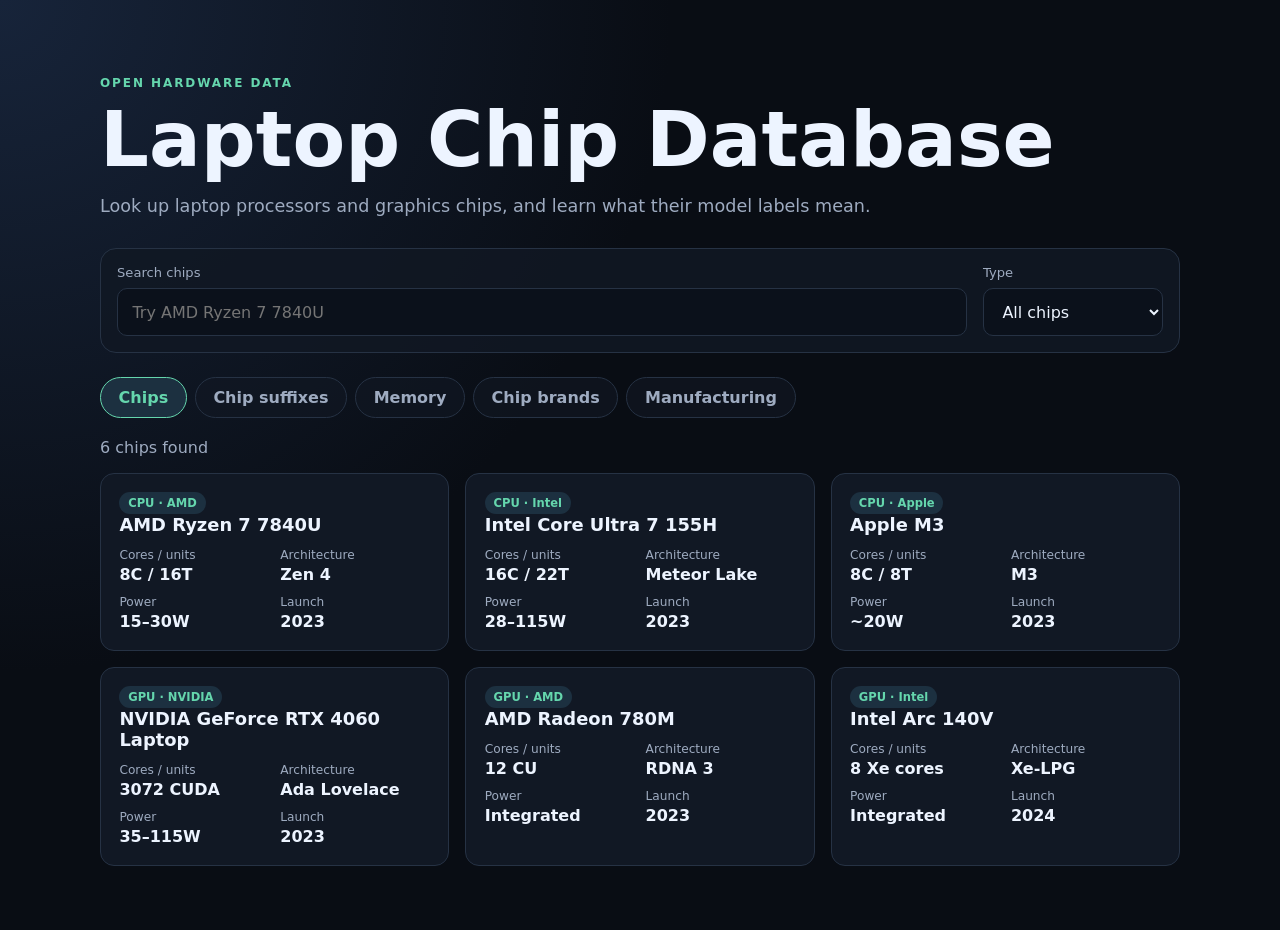
<file: index.html>
<!doctype html>
<html lang="en">
  <head>
    <meta charset="UTF-8" />
    <meta name="viewport" content="width=device-width, initial-scale=1.0" />
    <meta name="description" content="Search laptop chips and learn about suffixes, memory, chip brands, and manufacturers." />
    <title>Laptop Chip Database</title>
    <link rel="stylesheet" href="styles.css" />
  </head>
  <body>
    <main class="app-shell">
      <header>
        <p class="eyebrow">Open hardware data</p>
        <h1>Laptop Chip Database</h1>
        <p class="subtitle">Look up laptop processors and graphics chips, and learn what their model labels mean.</p>
      </header>

      <section class="search-panel" aria-label="Chip search">
        <div>
          <label for="search">Search chips</label>
          <input id="search" type="search" placeholder="Try AMD Ryzen 7 7840U" autocomplete="off" />
        </div>
        <div>
          <label for="type-filter">Type</label>
          <select id="type-filter">
            <option value="all">All chips</option>
            <option value="CPU">CPU</option>
            <option value="GPU">GPU</option>
          </select>
        </div>
      </section>

      <nav class="tabs" role="tablist" aria-label="Sections">
        <button id="tab-chips" class="tab active" role="tab" aria-selected="true" aria-controls="panel-chips" data-tab="chips">Chips</button>
        <button id="tab-suffixes" class="tab" role="tab" aria-selected="false" aria-controls="panel-suffixes" data-tab="suffixes">Chip suffixes</button>
        <button id="tab-ram" class="tab" role="tab" aria-selected="false" aria-controls="panel-ram" data-tab="ram">Memory</button>
        <button id="tab-brands" class="tab" role="tab" aria-selected="false" aria-controls="panel-brands" data-tab="brands">Chip brands</button>
        <button id="tab-fabs" class="tab" role="tab" aria-selected="false" aria-controls="panel-fabs" data-tab="fabs">Manufacturing</button>
      </nav>

      <section id="panel-chips" class="tab-panel active" role="tabpanel" aria-labelledby="tab-chips">
        <p id="result-count" class="result-count" aria-live="polite"></p>
        <div id="chip-list" class="chip-grid" aria-label="Chips"></div>
      </section>

      <section id="panel-suffixes" class="tab-panel" role="tabpanel" aria-labelledby="tab-suffixes" hidden>
        <h2 class="panel-title">Chip suffix glossary</h2>
        <p class="panel-intro">Suffix meanings can vary across generations. Treat these as common usage and verify the full model against manufacturer specifications.</p>
        <div id="suffix-list" class="info-grid"></div>
      </section>

      <section id="panel-ram" class="tab-panel" role="tabpanel" aria-labelledby="tab-ram" hidden>
        <h2 class="panel-title">Memory configurations</h2>
        <p class="panel-intro">Memory channels, soldered memory, and unified-memory designs affect bandwidth, upgrades, and integrated graphics performance.</p>
        <div id="ram-list" class="info-grid"></div>
      </section>

      <section id="panel-brands" class="tab-panel" role="tabpanel" aria-labelledby="tab-brands" hidden>
        <h2 class="panel-title">Chip brands and naming systems</h2>
        <p class="panel-intro">A concise guide to laptop CPU, GPU, and Arm platform brands. Check full model numbers and device specifications for exact capabilities.</p>
        <h3 class="panel-subtitle">CPU and SoC brands</h3>
        <div id="brand-cpu-list" class="info-grid"></div>
        <h3 class="panel-subtitle">Graphics brands</h3>
        <div id="brand-gpu-list" class="info-grid"></div>
        <h3 class="panel-subtitle">Arm and AI terms</h3>
        <div id="brand-arm-list" class="info-grid"></div>
      </section>

      <section id="panel-fabs" class="tab-panel" role="tabpanel" aria-labelledby="tab-fabs" hidden>
        <h2 class="panel-title">Who designs and manufactures chips?</h2>
        <p class="panel-intro">The company whose name is on a chip is not always the company that fabricates it. Design, wafer fabrication, packaging, and laptop assembly can involve different companies.</p>
        <div id="fab-brand-list" class="info-grid"></div>
        <h3 class="panel-subtitle">Manufacturing terms</h3>
        <div id="fab-foundry-list" class="info-grid"></div>
      </section>
    </main>
    <script src="app.js"></script>
  </body>
</html>
</file>
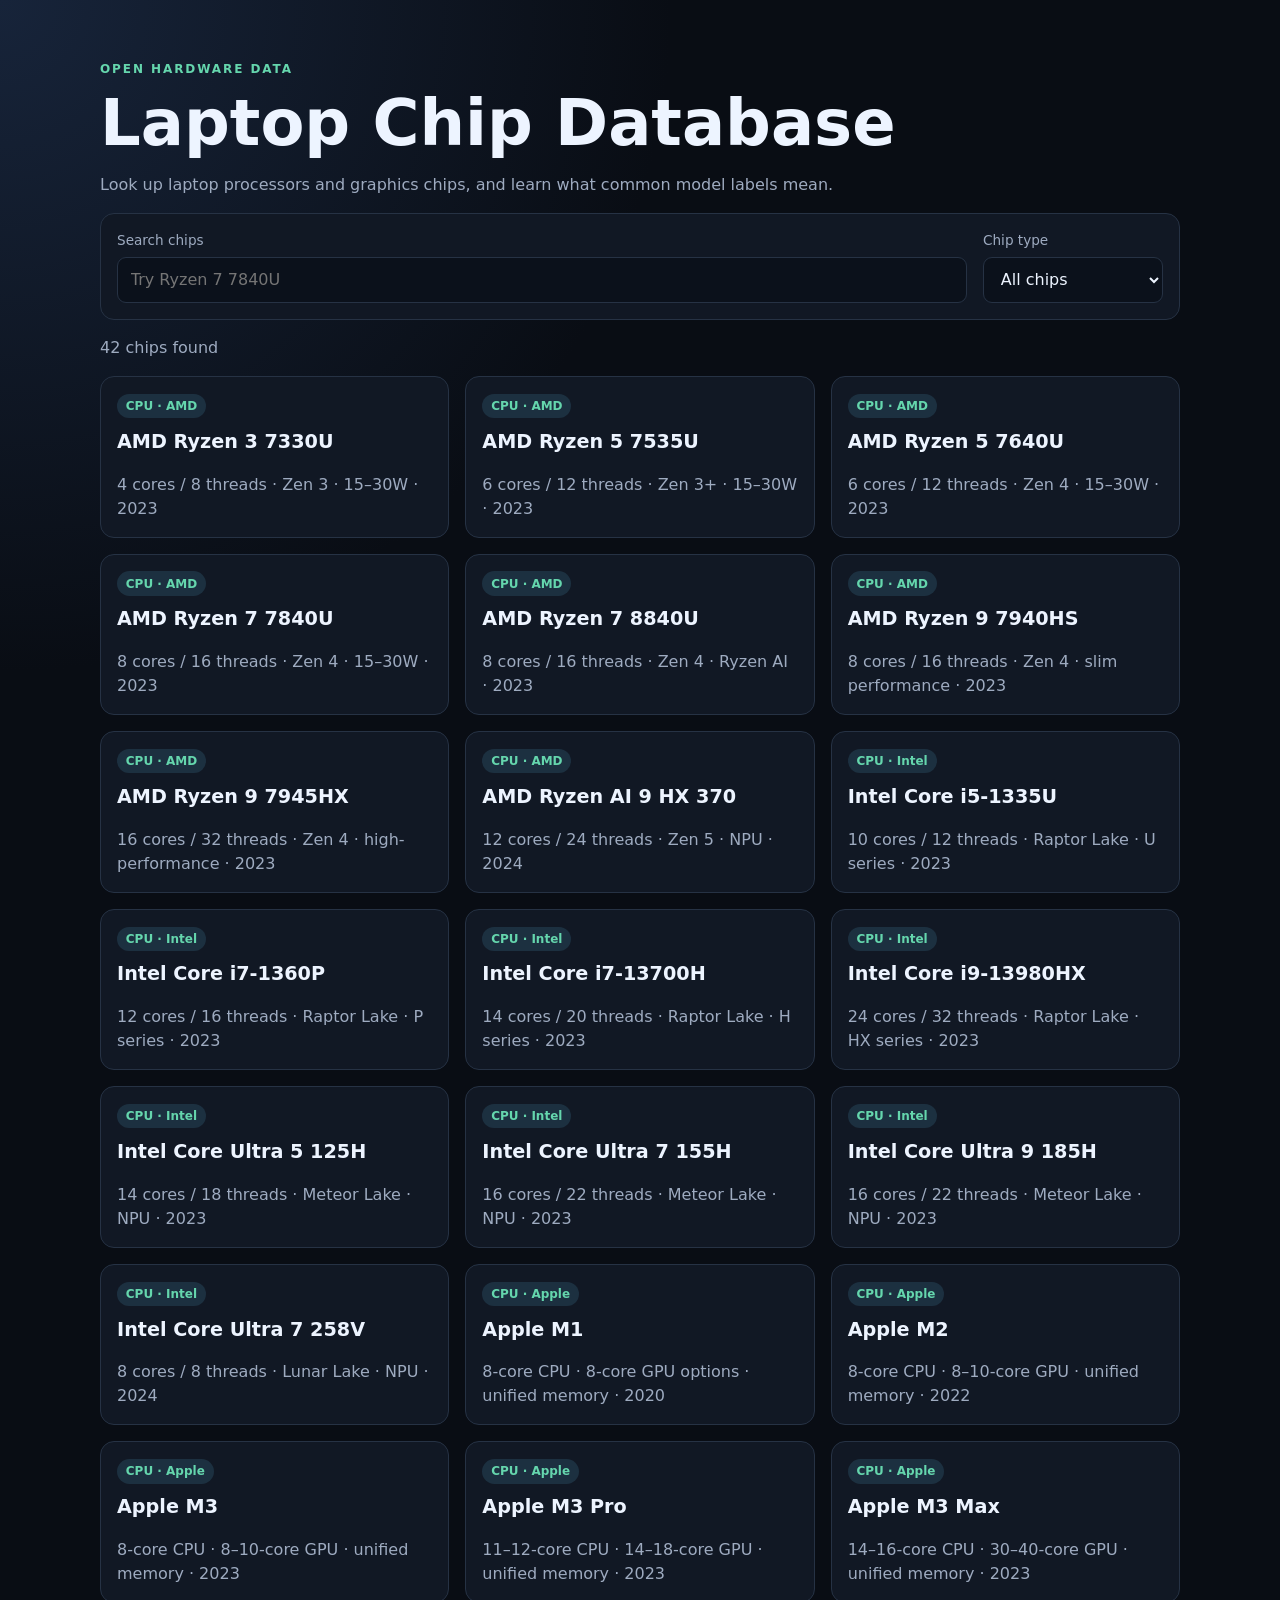
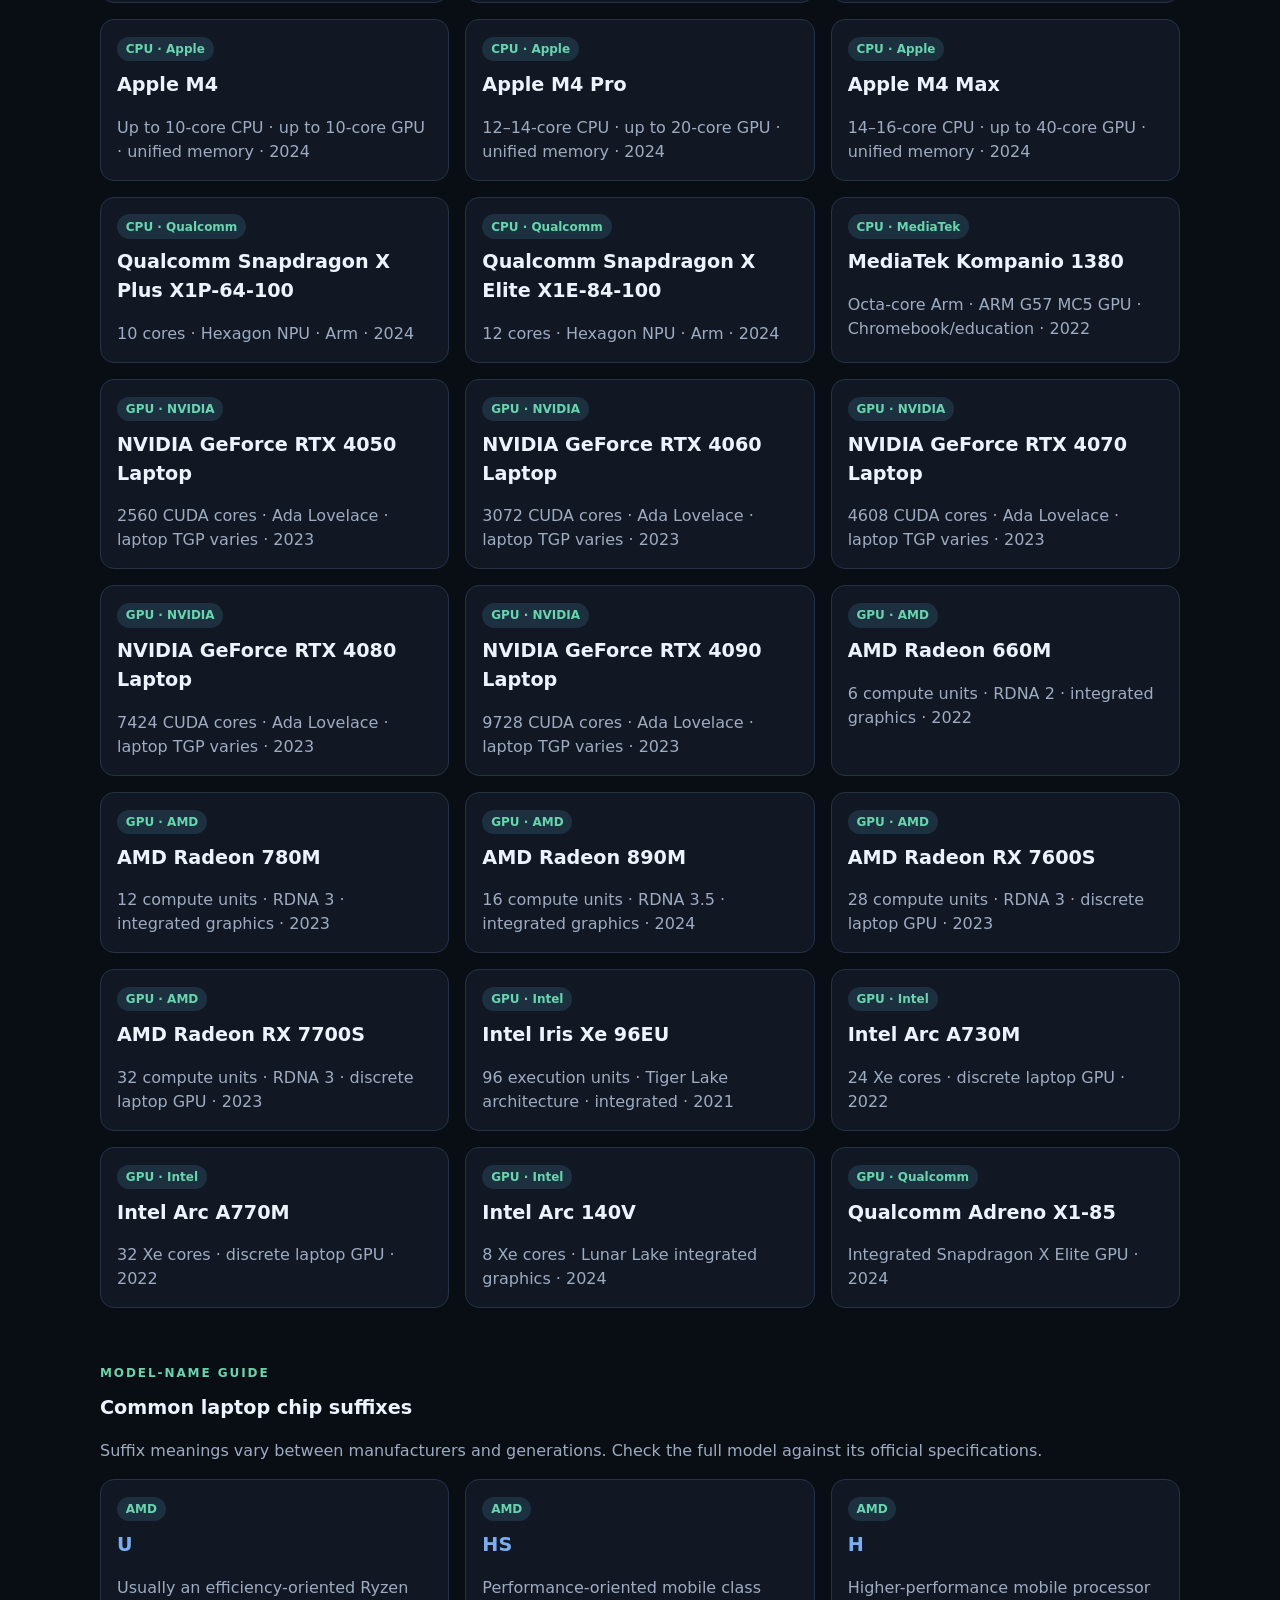
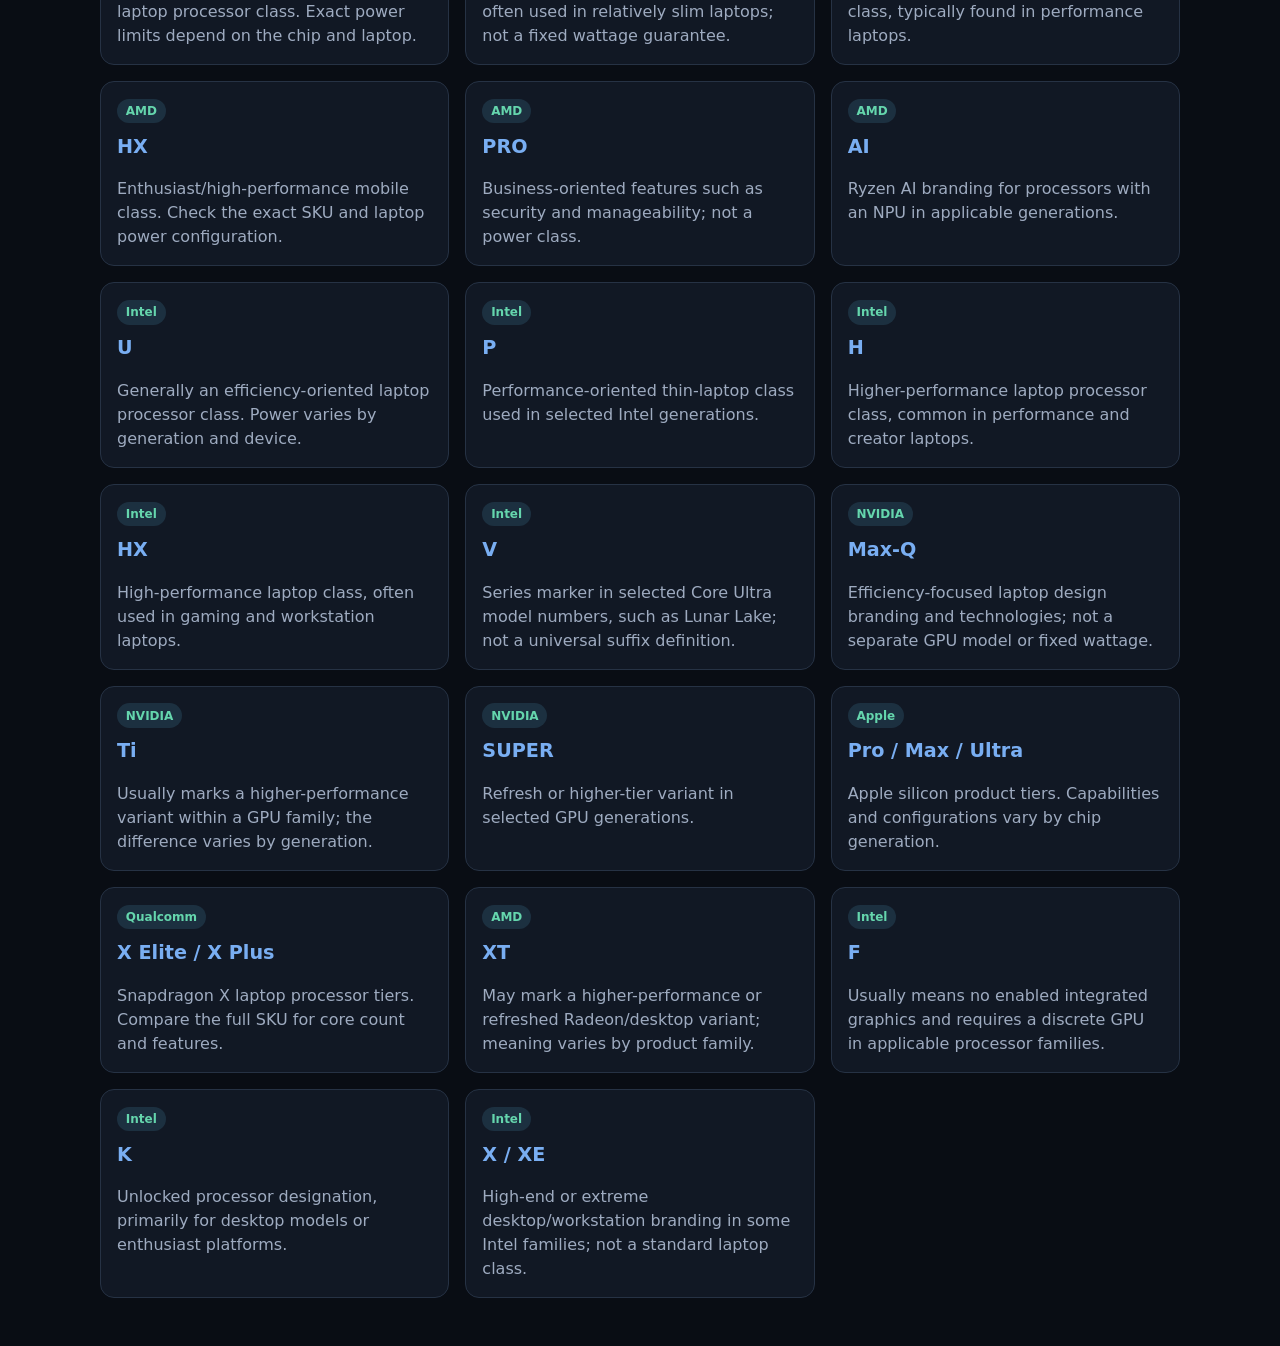
<file: docs/index.html>
<!doctype html>
<html lang="en">
  <head>
    <meta charset="UTF-8" />
    <meta name="viewport" content="width=device-width, initial-scale=1.0" />
    <meta name="description" content="Search laptop chips and learn what common model suffixes mean." />
    <title>Laptop Chip Database</title>
    <style>
      :root { color-scheme: dark; --bg: #090d14; --panel: #111824; --line: #263244; --text: #edf4ff; --muted: #9eabc0; --accent: #65d6ad; --blue: #79aef2; }
      * { box-sizing: border-box; }
      body { margin: 0; min-height: 100vh; background: radial-gradient(circle at top left, #17243a 0, var(--bg) 42rem); color: var(--text); font: 16px/1.5 system-ui, sans-serif; }
      main { width: min(1080px, calc(100% - 2rem)); margin: auto; padding: 3rem 0; }
      .eyebrow { color: var(--accent); text-transform: uppercase; letter-spacing: .16em; font-size: .75rem; font-weight: 800; }
      h1 { margin: .4rem 0; font-size: clamp(2rem, 7vw, 4rem); line-height: 1.05; }
      h2 { margin: 0; font-size: 1.2rem; }
      .muted, .note { color: var(--muted); }
      .controls { display: grid; grid-template-columns: 1fr 180px; gap: 1rem; padding: 1rem; background: var(--panel); border: 1px solid var(--line); border-radius: 14px; }
      label { display: block; margin-bottom: .4rem; color: var(--muted); font-size: .85rem; }
      input, select { width: 100%; height: 46px; padding: 0 .8rem; color: var(--text); background: #0b111b; border: 1px solid var(--line); border-radius: 9px; font: inherit; }
      .count { color: var(--muted); }
      .grid { display: grid; grid-template-columns: repeat(auto-fill, minmax(270px, 1fr)); gap: 1rem; }
      article { padding: 1rem; background: var(--panel); border: 1px solid var(--line); border-radius: 14px; }
      .badge { display: inline-block; margin-bottom: .6rem; padding: .2rem .55rem; background: #1c3040; border-radius: 999px; color: var(--accent); font-size: .75rem; font-weight: 700; }
      article p { margin-bottom: 0; color: var(--muted); }
      .glossary { margin-top: 3.5rem; }
      .glossary .grid { margin-top: 1rem; }
      .suffix { color: var(--blue); font-weight: 800; }
      @media (max-width: 600px) { main { padding-top: 2rem; } .controls { grid-template-columns: 1fr; } }
    </style>
  </head>
  <body>
    <main>
      <header>
        <p class="eyebrow">Open hardware data</p>
        <h1>Laptop Chip Database</h1>
        <p class="muted">Look up laptop processors and graphics chips, and learn what common model labels mean.</p>
      </header>

      <section class="controls" aria-label="Chip search">
        <div><label for="search">Search chips</label><input id="search" type="search" placeholder="Try Ryzen 7 7840U" autocomplete="off" /></div>
        <div><label for="type">Chip type</label><select id="type"><option value="all">All chips</option><option>CPU</option><option>GPU</option></select></div>
      </section>
      <p id="count" class="count" aria-live="polite"></p>
      <section id="chips" class="grid" aria-label="Chip results"></section>

      <section class="glossary" aria-labelledby="glossary-title">
        <p class="eyebrow">Model-name guide</p>
        <h2 id="glossary-title">Common laptop chip suffixes</h2>
        <p class="note">Suffix meanings vary between manufacturers and generations. Check the full model against its official specifications.</p>
        <div id="suffixes" class="grid"></div>
      </section>
    </main>
    <script>
      const chips = [
        { name: "AMD Ryzen 3 7330U", type: "CPU", maker: "AMD", specs: "4 cores / 8 threads · Zen 3 · 15–30W · 2023" },
        { name: "AMD Ryzen 5 7535U", type: "CPU", maker: "AMD", specs: "6 cores / 12 threads · Zen 3+ · 15–30W · 2023" },
        { name: "AMD Ryzen 5 7640U", type: "CPU", maker: "AMD", specs: "6 cores / 12 threads · Zen 4 · 15–30W · 2023" },
        { name: "AMD Ryzen 7 7840U", type: "CPU", maker: "AMD", specs: "8 cores / 16 threads · Zen 4 · 15–30W · 2023" },
        { name: "AMD Ryzen 7 8840U", type: "CPU", maker: "AMD", specs: "8 cores / 16 threads · Zen 4 · Ryzen AI · 2023" },
        { name: "AMD Ryzen 9 7940HS", type: "CPU", maker: "AMD", specs: "8 cores / 16 threads · Zen 4 · slim performance · 2023" },
        { name: "AMD Ryzen 9 7945HX", type: "CPU", maker: "AMD", specs: "16 cores / 32 threads · Zen 4 · high-performance · 2023" },
        { name: "AMD Ryzen AI 9 HX 370", type: "CPU", maker: "AMD", specs: "12 cores / 24 threads · Zen 5 · NPU · 2024" },

        { name: "Intel Core i5-1335U", type: "CPU", maker: "Intel", specs: "10 cores / 12 threads · Raptor Lake · U series · 2023" },
        { name: "Intel Core i7-1360P", type: "CPU", maker: "Intel", specs: "12 cores / 16 threads · Raptor Lake · P series · 2023" },
        { name: "Intel Core i7-13700H", type: "CPU", maker: "Intel", specs: "14 cores / 20 threads · Raptor Lake · H series · 2023" },
        { name: "Intel Core i9-13980HX", type: "CPU", maker: "Intel", specs: "24 cores / 32 threads · Raptor Lake · HX series · 2023" },
        { name: "Intel Core Ultra 5 125H", type: "CPU", maker: "Intel", specs: "14 cores / 18 threads · Meteor Lake · NPU · 2023" },
        { name: "Intel Core Ultra 7 155H", type: "CPU", maker: "Intel", specs: "16 cores / 22 threads · Meteor Lake · NPU · 2023" },
        { name: "Intel Core Ultra 9 185H", type: "CPU", maker: "Intel", specs: "16 cores / 22 threads · Meteor Lake · NPU · 2023" },
        { name: "Intel Core Ultra 7 258V", type: "CPU", maker: "Intel", specs: "8 cores / 8 threads · Lunar Lake · NPU · 2024" },

        { name: "Apple M1", type: "CPU", maker: "Apple", specs: "8-core CPU · 8-core GPU options · unified memory · 2020" },
        { name: "Apple M2", type: "CPU", maker: "Apple", specs: "8-core CPU · 8–10-core GPU · unified memory · 2022" },
        { name: "Apple M3", type: "CPU", maker: "Apple", specs: "8-core CPU · 8–10-core GPU · unified memory · 2023" },
        { name: "Apple M3 Pro", type: "CPU", maker: "Apple", specs: "11–12-core CPU · 14–18-core GPU · unified memory · 2023" },
        { name: "Apple M3 Max", type: "CPU", maker: "Apple", specs: "14–16-core CPU · 30–40-core GPU · unified memory · 2023" },
        { name: "Apple M4", type: "CPU", maker: "Apple", specs: "Up to 10-core CPU · up to 10-core GPU · unified memory · 2024" },
        { name: "Apple M4 Pro", type: "CPU", maker: "Apple", specs: "12–14-core CPU · up to 20-core GPU · unified memory · 2024" },
        { name: "Apple M4 Max", type: "CPU", maker: "Apple", specs: "14–16-core CPU · up to 40-core GPU · unified memory · 2024" },

        { name: "Qualcomm Snapdragon X Plus X1P-64-100", type: "CPU", maker: "Qualcomm", specs: "10 cores · Hexagon NPU · Arm · 2024" },
        { name: "Qualcomm Snapdragon X Elite X1E-84-100", type: "CPU", maker: "Qualcomm", specs: "12 cores · Hexagon NPU · Arm · 2024" },

        { name: "MediaTek Kompanio 1380", type: "CPU", maker: "MediaTek", specs: "Octa-core Arm · ARM G57 MC5 GPU · Chromebook/education · 2022" },

        { name: "NVIDIA GeForce RTX 4050 Laptop", type: "GPU", maker: "NVIDIA", specs: "2560 CUDA cores · Ada Lovelace · laptop TGP varies · 2023" },
        { name: "NVIDIA GeForce RTX 4060 Laptop", type: "GPU", maker: "NVIDIA", specs: "3072 CUDA cores · Ada Lovelace · laptop TGP varies · 2023" },
        { name: "NVIDIA GeForce RTX 4070 Laptop", type: "GPU", maker: "NVIDIA", specs: "4608 CUDA cores · Ada Lovelace · laptop TGP varies · 2023" },
        { name: "NVIDIA GeForce RTX 4080 Laptop", type: "GPU", maker: "NVIDIA", specs: "7424 CUDA cores · Ada Lovelace · laptop TGP varies · 2023" },
        { name: "NVIDIA GeForce RTX 4090 Laptop", type: "GPU", maker: "NVIDIA", specs: "9728 CUDA cores · Ada Lovelace · laptop TGP varies · 2023" },

        { name: "AMD Radeon 660M", type: "GPU", maker: "AMD", specs: "6 compute units · RDNA 2 · integrated graphics · 2022" },
        { name: "AMD Radeon 780M", type: "GPU", maker: "AMD", specs: "12 compute units · RDNA 3 · integrated graphics · 2023" },
        { name: "AMD Radeon 890M", type: "GPU", maker: "AMD", specs: "16 compute units · RDNA 3.5 · integrated graphics · 2024" },
        { name: "AMD Radeon RX 7600S", type: "GPU", maker: "AMD", specs: "28 compute units · RDNA 3 · discrete laptop GPU · 2023" },
        { name: "AMD Radeon RX 7700S", type: "GPU", maker: "AMD", specs: "32 compute units · RDNA 3 · discrete laptop GPU · 2023" },

        { name: "Intel Iris Xe 96EU", type: "GPU", maker: "Intel", specs: "96 execution units · Tiger Lake architecture · integrated · 2021" },
        { name: "Intel Arc A730M", type: "GPU", maker: "Intel", specs: "24 Xe cores · discrete laptop GPU · 2022" },
        { name: "Intel Arc A770M", type: "GPU", maker: "Intel", specs: "32 Xe cores · discrete laptop GPU · 2022" },
        { name: "Intel Arc 140V", type: "GPU", maker: "Intel", specs: "8 Xe cores · Lunar Lake integrated graphics · 2024" },

        { name: "Qualcomm Adreno X1-85", type: "GPU", maker: "Qualcomm", specs: "Integrated Snapdragon X Elite GPU · 2024" }
      ];
      const suffixes = [
        ["AMD", "U", "Usually an efficiency-oriented Ryzen laptop processor class. Exact power limits depend on the chip and laptop."],
        ["AMD", "HS", "Performance-oriented mobile class often used in relatively slim laptops; not a fixed wattage guarantee."],
        ["AMD", "H", "Higher-performance mobile processor class, typically found in performance laptops."],
        ["AMD", "HX", "Enthusiast/high-performance mobile class. Check the exact SKU and laptop power configuration."],
        ["AMD", "PRO", "Business-oriented features such as security and manageability; not a power class."],
        ["AMD", "AI", "Ryzen AI branding for processors with an NPU in applicable generations."],
        ["Intel", "U", "Generally an efficiency-oriented laptop processor class. Power varies by generation and device."],
        ["Intel", "P", "Performance-oriented thin-laptop class used in selected Intel generations."],
        ["Intel", "H", "Higher-performance laptop processor class, common in performance and creator laptops."],
        ["Intel", "HX", "High-performance laptop class, often used in gaming and workstation laptops."],
        ["Intel", "V", "Series marker in selected Core Ultra model numbers, such as Lunar Lake; not a universal suffix definition."],
        ["NVIDIA", "Max-Q", "Efficiency-focused laptop design branding and technologies; not a separate GPU model or fixed wattage."],
        ["NVIDIA", "Ti", "Usually marks a higher-performance variant within a GPU family; the difference varies by generation."],
        ["NVIDIA", "SUPER", "Refresh or higher-tier variant in selected GPU generations."],
        ["Apple", "Pro / Max / Ultra", "Apple silicon product tiers. Capabilities and configurations vary by chip generation."],
        ["Qualcomm", "X Elite / X Plus", "Snapdragon X laptop processor tiers. Compare the full SKU for core count and features."],
        ["AMD", "XT", "May mark a higher-performance or refreshed Radeon/desktop variant; meaning varies by product family."],
        ["Intel", "F", "Usually means no enabled integrated graphics and requires a discrete GPU in applicable processor families."],
        ["Intel", "K", "Unlocked processor designation, primarily for desktop models or enthusiast platforms."],
        ["Intel", "X / XE", "High-end or extreme desktop/workstation branding in some Intel families; not a standard laptop class."]
      ];
      const search = document.querySelector("#search");
      const type = document.querySelector("#type");
      const chipList = document.querySelector("#chips");
      const count = document.querySelector("#count");
      function renderChips() {
        const query = search.value.trim().toLowerCase();
        const results = chips.filter((chip) => (type.value === "all" || chip.type === type.value) && `${chip.name} ${chip.maker} ${chip.specs}`.toLowerCase().includes(query));
        count.textContent = `${results.length} chip${results.length === 1 ? "" : "s"} found`;
        chipList.innerHTML = results.length ? results.map((chip) => `<article><span class="badge">${chip.type} · ${chip.maker}</span><h2>${chip.name}</h2><p>${chip.specs}</p></article>`).join("") : '<p class="note">No chips match that search.</p>';
      }
      document.querySelector("#suffixes").innerHTML = suffixes.map(([maker, suffix, meaning]) => `<article><span class="badge">${maker}</span><h2 class="suffix">${suffix}</h2><p>${meaning}</p></article>`).join("");
      search.addEventListener("input", renderChips);
      type.addEventListener("change", renderChips);
      renderChips();
    </script>
  </body>
</html>
</file>
<file: styles.css>
:root {
  color-scheme: dark;
  --bg: #090d14;
  --panel: #111824;
  --line: #263244;
  --text: #edf4ff;
  --muted: #9eabc0;
  --accent: #65d6ad;
  --accent-2: #79aef2;
}

* { box-sizing: border-box; }

body {
  margin: 0;
  min-height: 100vh;
  font-family: Inter, ui-sans-serif, system-ui, sans-serif;
  background: radial-gradient(circle at top left, #17243a 0, var(--bg) 42rem);
  color: var(--text);
}

.app-shell { width: min(1080px, calc(100% - 2rem)); margin: 0 auto; padding: 4rem 0; }
header { margin-bottom: 2rem; }
.eyebrow { color: var(--accent); text-transform: uppercase; letter-spacing: .16em; font-size: .75rem; font-weight: 800; }
h1 { margin: .4rem 0; font-size: clamp(2rem, 7vw, 4.8rem); line-height: 1; }
h2 { margin: .4rem 0; font-size: clamp(1.7rem, 4vw, 2.4rem); }
.subtitle { color: var(--muted); font-size: 1.1rem; }

.search-panel {
  display: grid;
  grid-template-columns: 1fr 180px;
  gap: 1rem;
  align-items: end;
  padding: 1rem;
  border: 1px solid var(--line);
  border-radius: 16px;
  background: rgba(17, 24, 36, .86);
}
.search-panel label { display: block; margin-bottom: .5rem; color: var(--muted); font-size: .82rem; }
input, select {
  width: 100%;
  height: 48px;
  border: 1px solid var(--line);
  border-radius: 10px;
  background: #0b111b;
  color: var(--text);
  padding: 0 .9rem;
  font: inherit;
}

.result-count { color: var(--muted); }
.chip-grid, .info-grid { display: grid; grid-template-columns: repeat(auto-fill, minmax(280px, 1fr)); gap: 1rem; }
.chip-card, .info-card {
  border: 1px solid var(--line);
  border-radius: 14px;
  background: var(--panel);
  padding: 1.15rem;
}
.chip-card h2 { margin: 0 0 .8rem; font-size: 1.12rem; }
.chip-meta { display: grid; grid-template-columns: repeat(2, 1fr); gap: .7rem; }
.stat span { display: block; color: var(--muted); font-size: .76rem; }
.stat strong { display: block; margin-top: .2rem; }
.badge { display: inline-block; padding: .25rem .55rem; border-radius: 999px; background: #1c3040; color: var(--accent); font-size: .72rem; font-weight: 800; }
.empty-state { color: var(--muted); line-height: 1.55; }

.tabs { display: flex; gap: .5rem; margin: 1.5rem 0 1.25rem; flex-wrap: wrap; }
.tab {
  width: auto;
  height: auto;
  padding: .6rem 1.1rem;
  border: 1px solid var(--line);
  border-radius: 999px;
  background: rgba(17, 24, 36, .6);
  color: var(--muted);
  font: inherit;
  font-weight: 700;
  cursor: pointer;
  transition: color .15s, border-color .15s, background .15s;
}
.tab:hover { color: var(--text); border-color: var(--accent-2); }
.tab.active { background: #1c3040; color: var(--accent); border-color: var(--accent); }
.tab-panel { display: none; }
.tab-panel.active { display: block; }
.tab-panel[hidden] { display: none; }
.panel-title { margin: 0 0 .4rem; font-size: 1.5rem; }
.panel-intro { color: var(--muted); margin: 0 0 1.25rem; max-width: 70ch; line-height: 1.6; }
.panel-subtitle { margin: 1.75rem 0 .75rem; font-size: 1.15rem; color: var(--text); }

.info-card { border-left: 4px solid var(--accent-2); }
.info-head { display: flex; align-items: center; gap: .6rem; margin-bottom: .7rem; }
.info-head .badge { margin-bottom: 0; }
.info-maker { color: var(--muted); font-size: .78rem; }
.info-card h3 { margin: 0 0 .5rem; font-size: 1.05rem; }
.info-card p { margin: 0; color: var(--muted); font-size: .92rem; line-height: 1.55; }

@media (max-width: 640px) {
  .app-shell { padding-top: 2rem; }
  .search-panel { grid-template-columns: 1fr; }
  .chip-grid, .info-grid { grid-template-columns: 1fr; }
}
</file>
